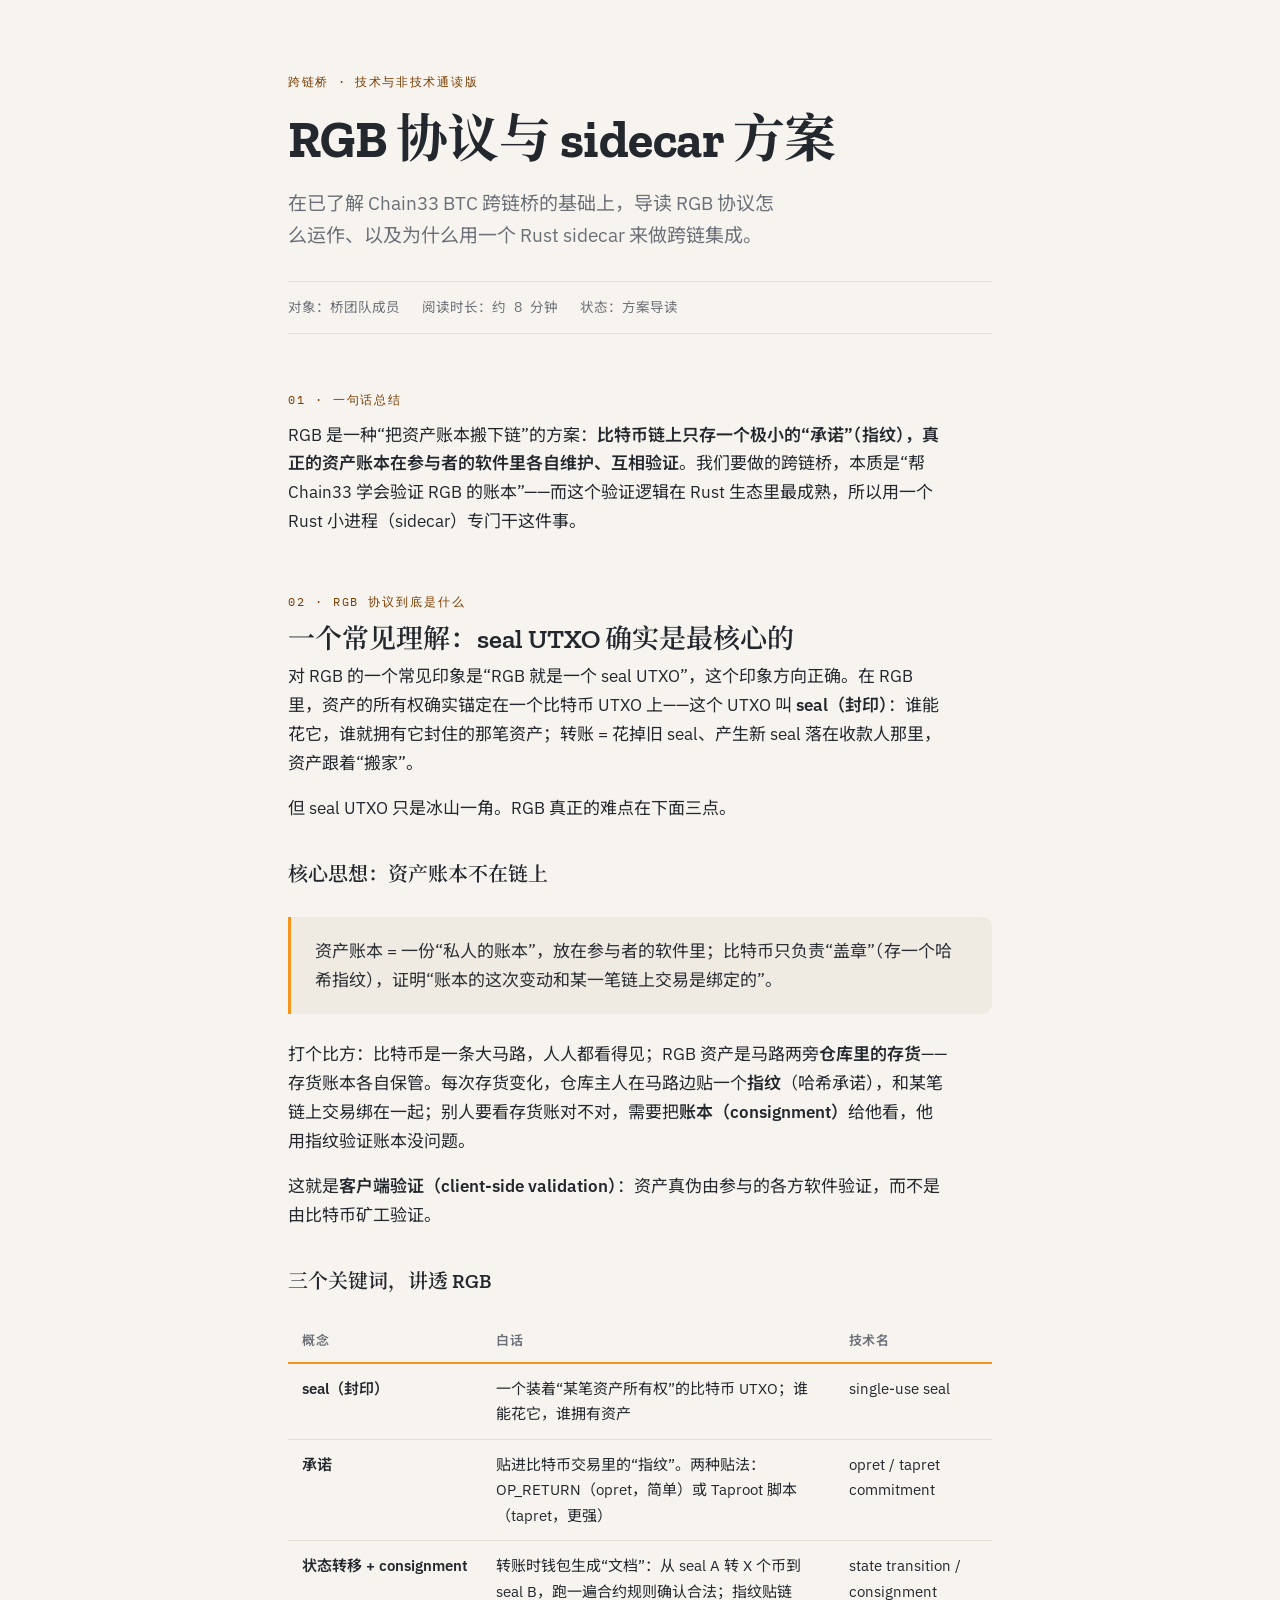
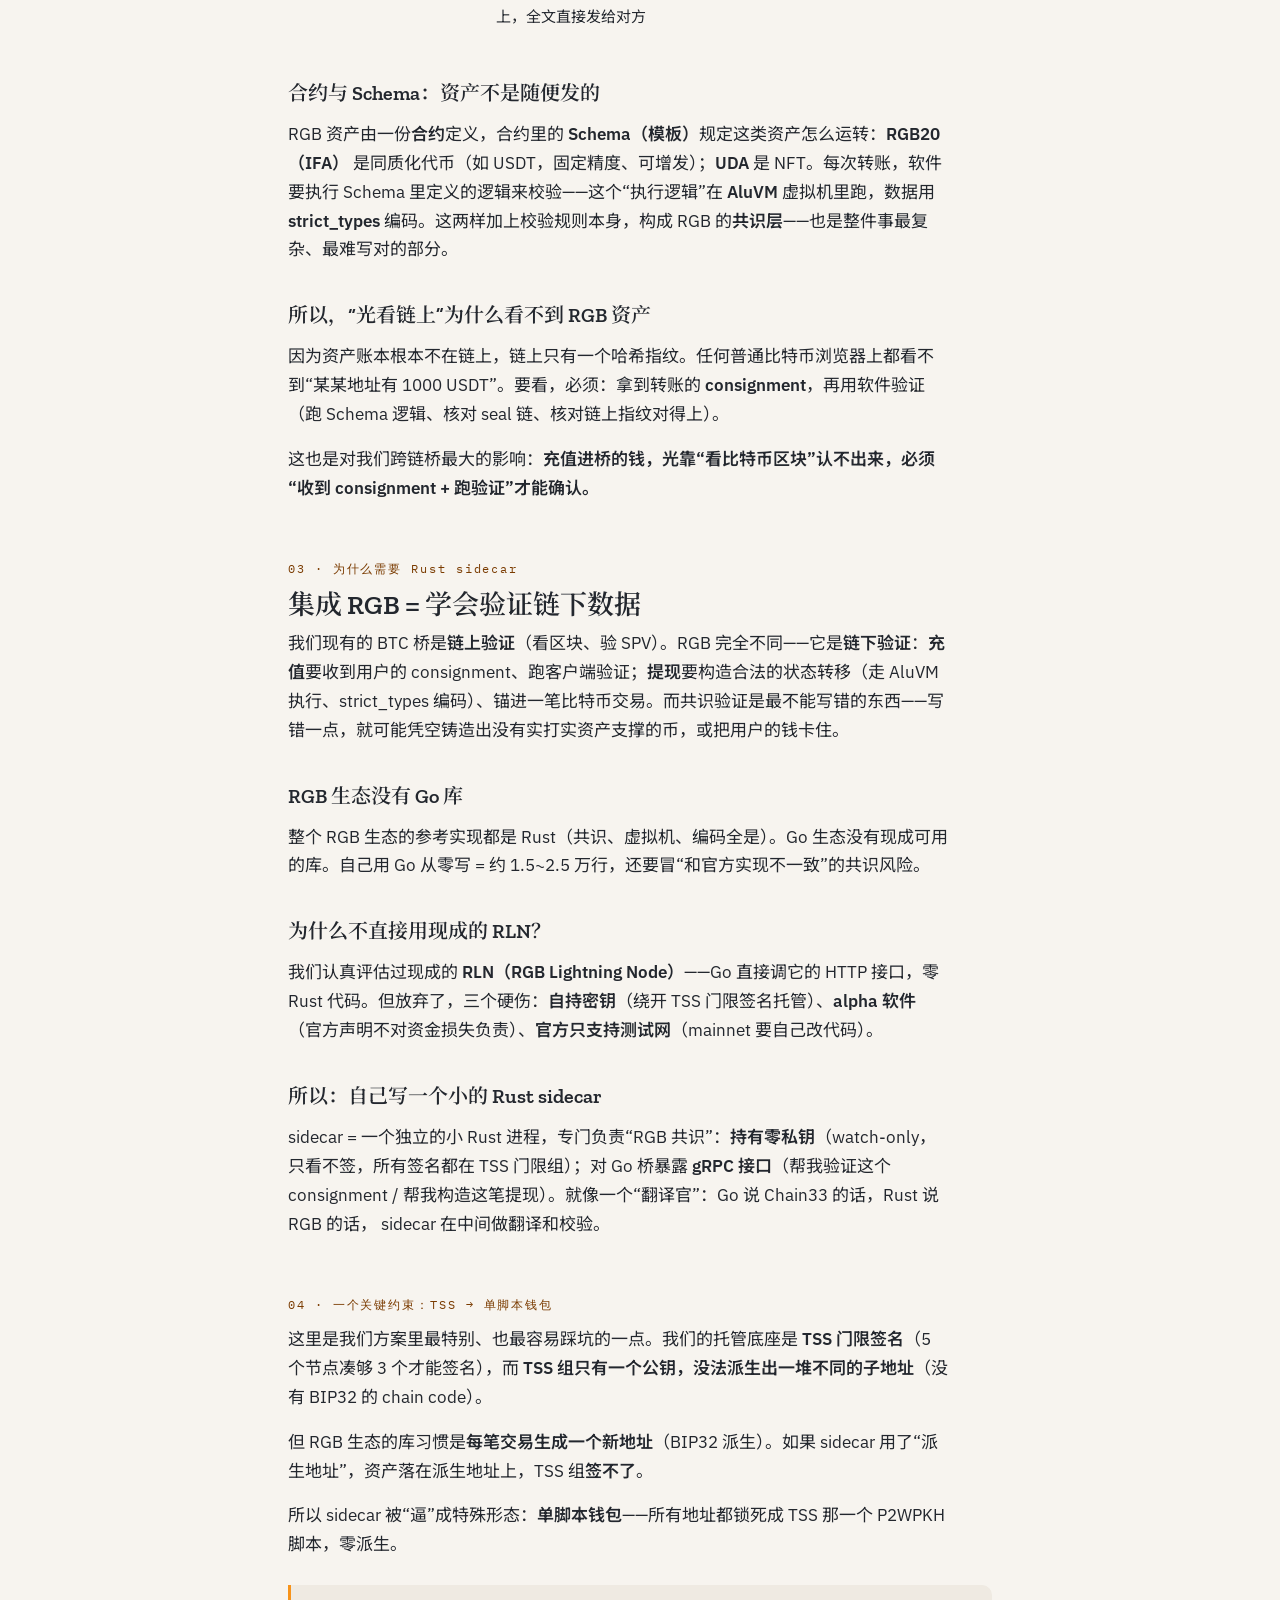
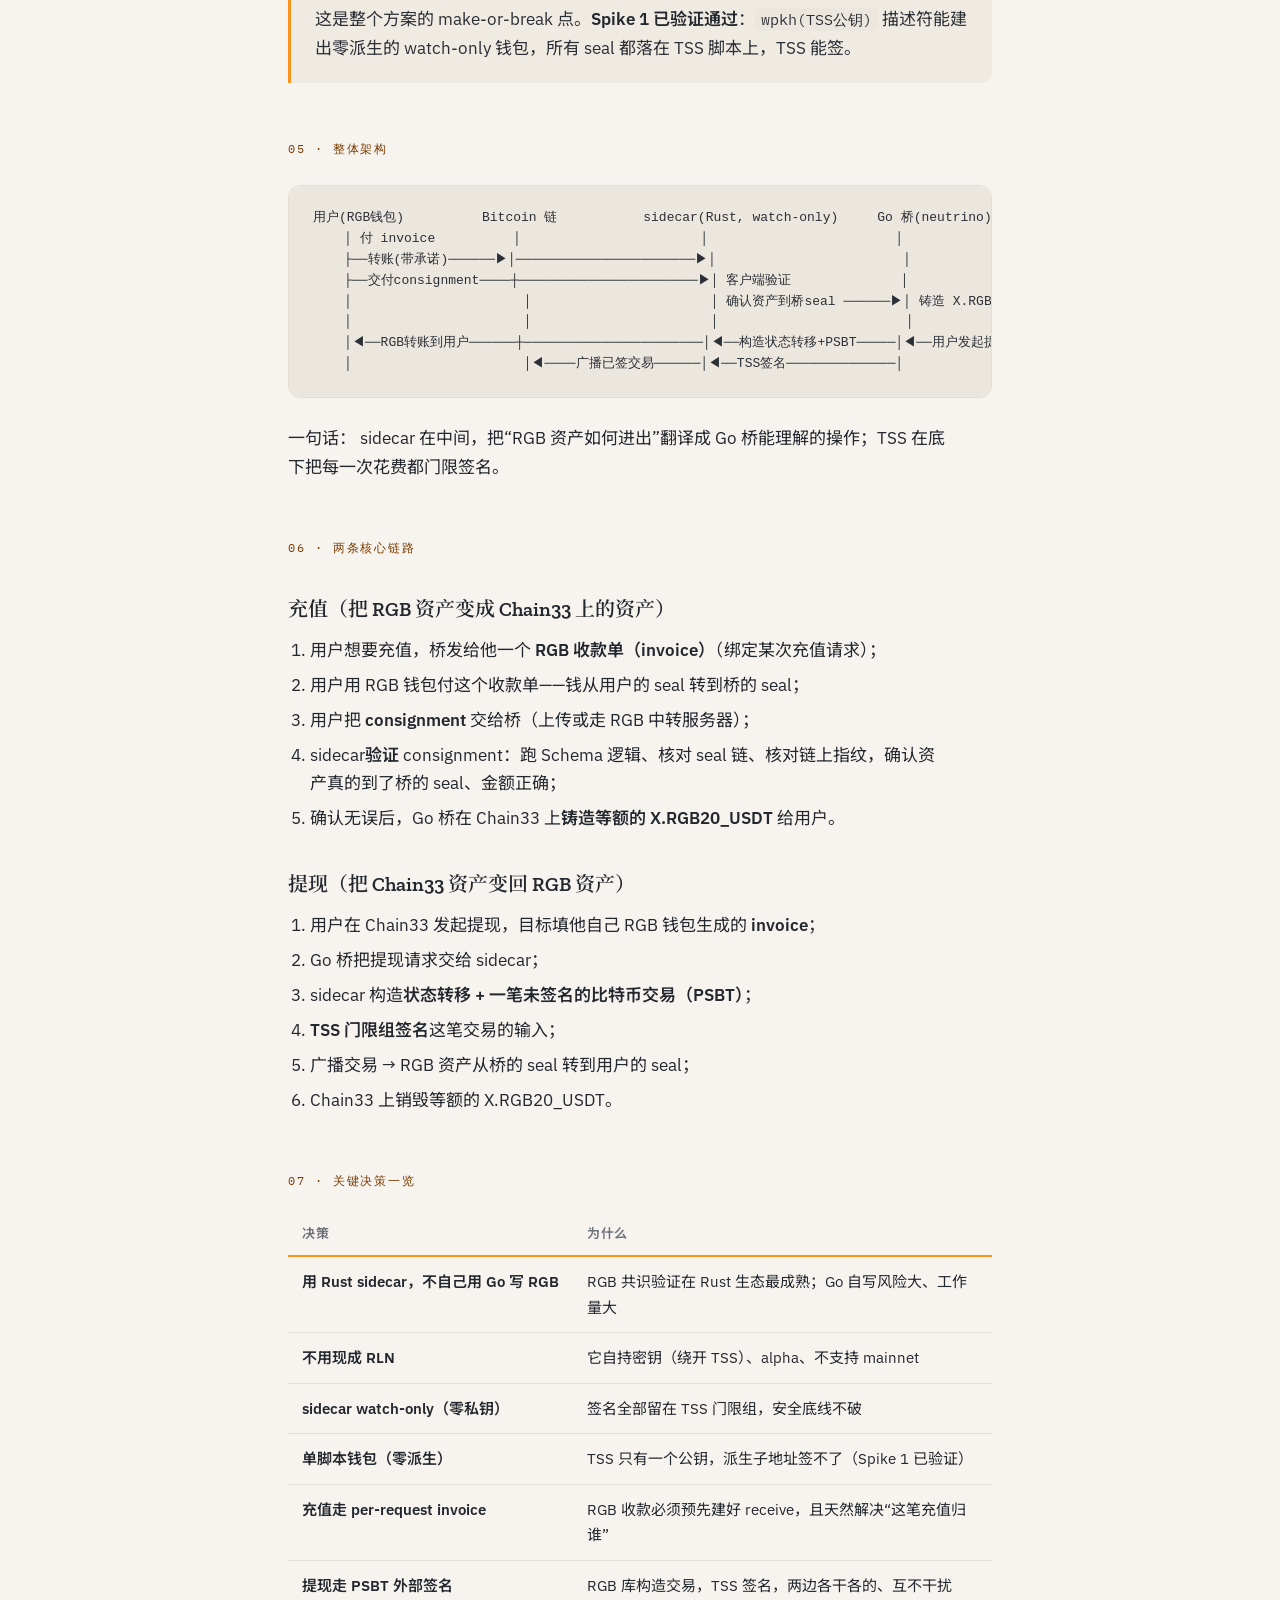
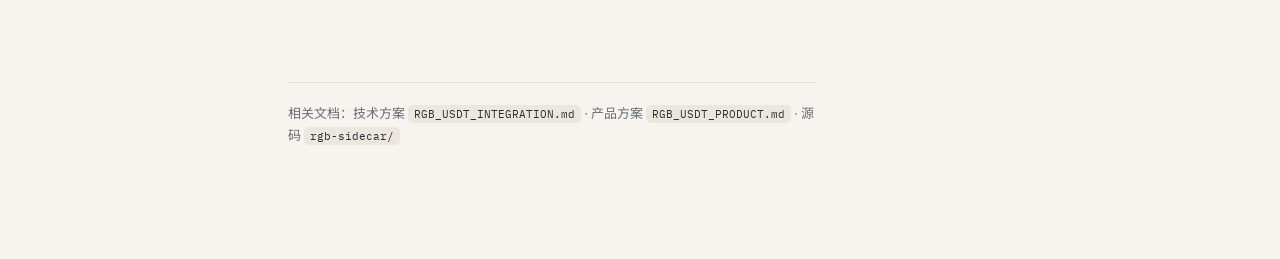
<file: pages/tech/rgb/rgb-sidecar-guide.html>
<!doctype html>
<html lang="zh-CN">
<head>
<meta charset="utf-8">
<meta name="viewport" content="width=device-width, initial-scale=1">
<title>RGB sidecar 导读</title>
<meta name="description" content="RGB 协议原理与 Rust sidecar 方案：技术与非技术都能看懂的跨链桥说明">
<link rel="stylesheet" href="https://fonts.googleapis.com/css2?family=Zilla+Slab:wght@500;600;700&family=IBM+Plex+Sans:wght@400;500;600&family=IBM+Plex+Mono:wght@400;500&family=Noto+Sans+SC:wght@400;500;700&family=Noto+Serif+SC:wght@600;700&display=swap">
<style>
  :root {
    --bg: #F7F4EF;
    --ink: #23272E;
    --muted: #6B7078;
    --line: #E3DED4;
    --accent: #F7931A;
    --accent-ink: #7A3B00;
    --card: #EFEAE2;
    --card-ink: #2B2F36;
    --mono-bg: #ECE7DE;
    --mono-ink: #2B2F36;
  }
  @media (prefers-color-scheme: dark) {
    :root:not([data-theme="light"]) {
      --bg: #16191E;
      --ink: #E7E4DE;
      --muted: #9AA0A8;
      --line: #2A2F37;
      --accent: #F7A93B;
      --accent-ink: #FFC36B;
      --card: #1D2127;
      --card-ink: #EDEAE4;
      --mono-bg: #1B1F25;
      --mono-ink: #E7E4DE;
    }
  }
  :root[data-theme="dark"] {
    --bg: #16191E;
    --ink: #E7E4DE;
    --muted: #9AA0A8;
    --line: #2A2F37;
    --accent: #F7A93B;
    --accent-ink: #FFC36B;
    --card: #1D2127;
    --card-ink: #EDEAE4;
    --mono-bg: #1B1F25;
    --mono-ink: #E7E4DE;
  }
  * { box-sizing: border-box; }
  body {
    margin: 0;
    background: var(--bg);
    color: var(--ink);
    font-family: 'IBM Plex Sans', 'Noto Sans SC', sans-serif;
    font-size: 17px;
    line-height: 1.7;
    -webkit-font-smoothing: antialiased;
  }
  .wrap {
    max-width: 760px;
    margin: 0 auto;
    padding: 72px 28px 96px;
  }
  /* header */
  .eyebrow {
    font-family: 'IBM Plex Mono', monospace;
    font-size: 12px;
    letter-spacing: .14em;
    text-transform: uppercase;
    color: var(--accent-ink);
    margin: 0 0 18px;
  }
  h1 {
    font-family: 'Zilla Slab', 'Noto Serif SC', serif;
    font-weight: 700;
    font-size: clamp(34px, 6vw, 52px);
    line-height: 1.12;
    margin: 0 0 18px;
    text-wrap: balance;
    letter-spacing: -.01em;
  }
  .lede {
    font-size: 19px;
    color: var(--muted);
    margin: 0 0 30px;
    max-width: 60ch;
    text-wrap: balance;
  }
  .meta {
    display: flex;
    gap: 22px;
    flex-wrap: wrap;
    padding: 14px 0;
    border-top: 1px solid var(--line);
    border-bottom: 1px solid var(--line);
    margin-bottom: 56px;
    font-size: 13.5px;
    color: var(--muted);
    font-family: 'IBM Plex Mono', 'Noto Sans SC', monospace;
  }
  /* sections */
  section { margin: 56px 0; }
  h2 {
    font-family: 'Zilla Slab', 'Noto Serif SC', serif;
    font-weight: 600;
    font-size: 27px;
    line-height: 1.25;
    margin: 0 0 6px;
    text-wrap: balance;
  }
  .secnum {
    display: block;
    font-family: 'IBM Plex Mono', monospace;
    font-size: 12px;
    letter-spacing: .16em;
    color: var(--accent-ink);
    margin-bottom: 10px;
  }
  h3 {
    font-family: 'Zilla Slab', 'Noto Serif SC', serif;
    font-weight: 600;
    font-size: 20px;
    margin: 34px 0 10px;
    text-wrap: balance;
  }
  p { margin: 0 0 16px; max-width: 66ch; }
  strong { color: var(--ink); font-weight: 600; }
  em { color: var(--accent-ink); font-style: normal; font-weight: 500; }
  /* blockquote as the "核心思想" pull */
  blockquote {
    margin: 26px 0;
    padding: 20px 24px;
    background: var(--card);
    color: var(--card-ink);
    border-left: 3px solid var(--accent);
    border-radius: 0 10px 10px 0;
    font-size: 17px;
  }
  blockquote p { margin: 0 0 8px; }
  blockquote p:last-child { margin: 0; }
  /* tables */
  .table-scroll { overflow-x: auto; margin: 22px 0; }
  table {
    width: 100%;
    border-collapse: collapse;
    font-size: 15px;
    min-width: 540px;
  }
  thead th {
    text-align: left;
    font-family: 'IBM Plex Sans', 'Noto Sans SC', sans-serif;
    font-weight: 600;
    font-size: 13px;
    letter-spacing: .04em;
    text-transform: uppercase;
    color: var(--muted);
    padding: 10px 14px;
    border-bottom: 2px solid var(--accent);
    white-space: nowrap;
  }
  tbody td {
    padding: 12px 14px;
    border-bottom: 1px solid var(--line);
    vertical-align: top;
  }
  tbody tr:last-child td { border-bottom: none; }
  tbody td:first-child { font-weight: 600; white-space: nowrap; }
  /* mono diagram */
  .diagram {
    margin: 26px 0;
    background: var(--mono-bg);
    color: var(--mono-ink);
    border: 1px solid var(--line);
    border-radius: 12px;
    padding: 22px 24px;
    overflow-x: auto;
    font-family: 'IBM Plex Mono', 'Noto Sans SC', monospace;
    font-size: 13px;
    line-height: 1.6;
  }
  pre { margin: 0; }
  code {
    font-family: 'IBM Plex Mono', monospace;
    font-size: .86em;
    background: var(--mono-bg);
    color: var(--mono-ink);
    padding: 2px 6px;
    border-radius: 5px;
  }
  ul, ol { padding-left: 22px; margin: 0 0 16px; max-width: 66ch; }
  li { margin: 6px 0; }
  /* footer */
  .foot {
    margin-top: 72px;
    padding-top: 20px;
    border-top: 1px solid var(--line);
    font-size: 13px;
    color: var(--muted);
  }
  :focus-visible { outline: 2px solid var(--accent); outline-offset: 2px; }
  @media (prefers-reduced-motion: reduce) { * { transition: none !important; } }
</style>
</head>
<body>
<div class="wrap">

  <p class="eyebrow">跨链桥 · 技术与非技术通读版</p>
  <h1>RGB 协议与 sidecar 方案</h1>
  <p class="lede">在已了解 Chain33 BTC 跨链桥的基础上，导读 RGB 协议怎么运作、以及为什么用一个 Rust sidecar 来做跨链集成。</p>
  <div class="meta">
    <span>对象：桥团队成员</span>
    <span>阅读时长：约 8 分钟</span>
    <span>状态：方案导读</span>
  </div>

  <section>
    <span class="secnum">01 · 一句话总结</span>
    <p>RGB 是一种“把资产账本搬下链”的方案：<strong>比特币链上只存一个极小的“承诺”（指纹），真正的资产账本在参与者的软件里各自维护、互相验证</strong>。我们要做的跨链桥，本质是“帮 Chain33 学会验证 RGB 的账本”——而这个验证逻辑在 Rust 生态里最成熟，所以用一个 Rust 小进程（sidecar）专门干这件事。</p>
  </section>

  <section>
    <span class="secnum">02 · RGB 协议到底是什么</span>
    <h2>一个常见理解：seal UTXO 确实是最核心的</h2>
    <p>对 RGB 的一个常见印象是“RGB 就是一个 seal UTXO”，这个印象方向正确。在 RGB 里，资产的所有权确实锚定在一个比特币 UTXO 上——这个 UTXO 叫 <strong>seal（封印）</strong>：谁能花它，谁就拥有它封住的那笔资产；转账 = 花掉旧 seal、产生新 seal 落在收款人那里，资产跟着“搬家”。</p>
    <p>但 seal UTXO 只是冰山一角。RGB 真正的难点在下面三点。</p>

    <h3>核心思想：资产账本不在链上</h3>
    <blockquote>
      <p>资产账本 = 一份“私人的账本”，放在参与者的软件里；比特币只负责“盖章”（存一个哈希指纹），证明“账本的这次变动和某一笔链上交易是绑定的”。</p>
    </blockquote>
    <p>打个比方：比特币是一条大马路，人人都看得见；RGB 资产是马路两旁<strong>仓库里的存货</strong>——存货账本各自保管。每次存货变化，仓库主人在马路边贴一个<strong>指纹</strong>（哈希承诺），和某笔链上交易绑在一起；别人要看存货账对不对，需要把<strong>账本（consignment）</strong>给他看，他用指纹验证账本没问题。</p>
    <p>这就是<strong>客户端验证（client-side validation）</strong>：资产真伪由参与的各方软件验证，而不是由比特币矿工验证。</p>

    <h3>三个关键词，讲透 RGB</h3>
    <div class="table-scroll">
    <table>
      <thead><tr><th>概念</th><th>白话</th><th>技术名</th></tr></thead>
      <tbody>
        <tr><td>seal（封印）</td><td>一个装着“某笔资产所有权”的比特币 UTXO；谁能花它，谁拥有资产</td><td>single-use seal</td></tr>
        <tr><td>承诺</td><td>贴进比特币交易里的“指纹”。两种贴法：OP_RETURN（opret，简单）或 Taproot 脚本（tapret，更强）</td><td>opret / tapret commitment</td></tr>
        <tr><td>状态转移 + consignment</td><td>转账时钱包生成“文档”：从 seal A 转 X 个币到 seal B，跑一遍合约规则确认合法；指纹贴链上，全文直接发给对方</td><td>state transition / consignment</td></tr>
      </tbody>
    </table>
    </div>

    <h3>合约与 Schema：资产不是随便发的</h3>
    <p>RGB 资产由一份<strong>合约</strong>定义，合约里的 <strong>Schema（模板）</strong>规定这类资产怎么运转：<strong>RGB20（IFA）</strong> 是同质化代币（如 USDT，固定精度、可增发）；<strong>UDA</strong> 是 NFT。每次转账，软件要执行 Schema 里定义的逻辑来校验——这个“执行逻辑”在 <strong>AluVM</strong> 虚拟机里跑，数据用 <strong>strict_types</strong> 编码。这两样加上校验规则本身，构成 RGB 的<strong>共识层</strong>——也是整件事最复杂、最难写对的部分。</p>

    <h3>所以，“光看链上”为什么看不到 RGB 资产</h3>
    <p>因为资产账本根本不在链上，链上只有一个哈希指纹。任何普通比特币浏览器上都看不到“某某地址有 1000 USDT”。要看，必须：拿到转账的 <strong>consignment</strong>，再用软件验证（跑 Schema 逻辑、核对 seal 链、核对链上指纹对得上）。</p>
    <p>这也是对我们跨链桥最大的影响：<strong>充值进桥的钱，光靠“看比特币区块”认不出来，必须“收到 consignment + 跑验证”才能确认。</strong></p>
  </section>

  <section>
    <span class="secnum">03 · 为什么需要 Rust sidecar</span>
    <h2>集成 RGB = 学会验证链下数据</h2>
    <p>我们现有的 BTC 桥是<strong>链上验证</strong>（看区块、验 SPV）。RGB 完全不同——它是<strong>链下验证</strong>：<strong>充值</strong>要收到用户的 consignment、跑客户端验证；<strong>提现</strong>要构造合法的状态转移（走 AluVM 执行、strict_types 编码）、锚进一笔比特币交易。而共识验证是最不能写错的东西——写错一点，就可能凭空铸造出没有实打实资产支撑的币，或把用户的钱卡住。</p>

    <h3>RGB 生态没有 Go 库</h3>
    <p>整个 RGB 生态的参考实现都是 Rust（共识、虚拟机、编码全是）。Go 生态没有现成可用的库。自己用 Go 从零写 = 约 1.5~2.5 万行，还要冒“和官方实现不一致”的共识风险。</p>

    <h3>为什么不直接用现成的 RLN？</h3>
    <p>我们认真评估过现成的 <strong>RLN（RGB Lightning Node）</strong>——Go 直接调它的 HTTP 接口，零 Rust 代码。但放弃了，三个硬伤：<strong>自持密钥</strong>（绕开 TSS 门限签名托管）、<strong>alpha 软件</strong>（官方声明不对资金损失负责）、<strong>官方只支持测试网</strong>（mainnet 要自己改代码）。</p>

    <h3>所以：自己写一个小的 Rust sidecar</h3>
    <p>sidecar = 一个独立的小 Rust 进程，专门负责“RGB 共识”：<strong>持有零私钥</strong>（watch-only，只看不签，所有签名都在 TSS 门限组）；对 Go 桥暴露 <strong>gRPC 接口</strong>（帮我验证这个 consignment / 帮我构造这笔提现）。就像一个“翻译官”：Go 说 Chain33 的话，Rust 说 RGB 的话， sidecar 在中间做翻译和校验。</p>
  </section>

  <section>
    <span class="secnum">04 · 一个关键约束：TSS → 单脚本钱包</span>
    <p>这里是我们方案里最特别、也最容易踩坑的一点。我们的托管底座是 <strong>TSS 门限签名</strong>（5 个节点凑够 3 个才能签名），而 <strong>TSS 组只有一个公钥，没法派生出一堆不同的子地址</strong>（没有 BIP32 的 chain code）。</p>
    <p>但 RGB 生态的库习惯是<strong>每笔交易生成一个新地址</strong>（BIP32 派生）。如果 sidecar 用了“派生地址”，资产落在派生地址上，TSS 组<strong>签不了</strong>。</p>
    <p>所以 sidecar 被“逼”成特殊形态：<strong>单脚本钱包</strong>——所有地址都锁死成 TSS 那一个 P2WPKH 脚本，零派生。</p>
    <blockquote><p>这是整个方案的 make-or-break 点。<strong>Spike 1 已验证通过</strong>：<code>wpkh(TSS公钥)</code> 描述符能建出零派生的 watch-only 钱包，所有 seal 都落在 TSS 脚本上，TSS 能签。</p></blockquote>
  </section>

  <section>
    <span class="secnum">05 · 整体架构</span>
    <div class="diagram"><pre>
用户(RGB钱包)          Bitcoin 链           sidecar(Rust, watch-only)     Go 桥(neutrino)        Chain33
    │ 付 invoice          │                       │                        │                    │
    ├──转账(带承诺)──────▶│───────────────────────▶│                        │                    │
    ├──交付consignment────┼───────────────────────▶│ 客户端验证              │                    │
    │                      │                       │ 确认资产到桥seal ──────▶│ 铸造 X.RGB20_USDT ─▶│
    │                      │                       │                        │                    │
    │◀──RGB转账到用户──────┼───────────────────────│◀──构造状态转移+PSBT─────│◀──用户发起提现─────│
    │                      │◀────广播已签交易──────│◀──TSS签名──────────────│                    │
</pre></div>
    <p>一句话： sidecar 在中间，把“RGB 资产如何进出”翻译成 Go 桥能理解的操作；TSS 在底下把每一次花费都门限签名。</p>
  </section>

  <section>
    <span class="secnum">06 · 两条核心链路</span>
    <h3>充值（把 RGB 资产变成 Chain33 上的资产）</h3>
    <ol>
      <li>用户想要充值，桥发给他一个 <strong>RGB 收款单（invoice）</strong>（绑定某次充值请求）；</li>
      <li>用户用 RGB 钱包付这个收款单——钱从用户的 seal 转到桥的 seal；</li>
      <li>用户把 <strong>consignment</strong> 交给桥（上传或走 RGB 中转服务器）；</li>
      <li>sidecar<strong>验证</strong> consignment：跑 Schema 逻辑、核对 seal 链、核对链上指纹，确认资产真的到了桥的 seal、金额正确；</li>
      <li>确认无误后，Go 桥在 Chain33 上<strong>铸造等额的 X.RGB20_USDT</strong> 给用户。</li>
    </ol>
    <h3>提现（把 Chain33 资产变回 RGB 资产）</h3>
    <ol>
      <li>用户在 Chain33 发起提现，目标填他自己 RGB 钱包生成的 <strong>invoice</strong>；</li>
      <li>Go 桥把提现请求交给 sidecar；</li>
      <li>sidecar 构造<strong>状态转移 + 一笔未签名的比特币交易（PSBT）</strong>；</li>
      <li><strong>TSS 门限组签名</strong>这笔交易的输入；</li>
      <li>广播交易 → RGB 资产从桥的 seal 转到用户的 seal；</li>
      <li>Chain33 上销毁等额的 X.RGB20_USDT。</li>
    </ol>
  </section>

  <section>
    <span class="secnum">07 · 关键决策一览</span>
    <div class="table-scroll">
    <table>
      <thead><tr><th>决策</th><th>为什么</th></tr></thead>
      <tbody>
        <tr><td>用 Rust sidecar，不自己用 Go 写 RGB</td><td>RGB 共识验证在 Rust 生态最成熟；Go 自写风险大、工作量大</td></tr>
        <tr><td>不用现成 RLN</td><td>它自持密钥（绕开 TSS）、alpha、不支持 mainnet</td></tr>
        <tr><td>sidecar watch-only（零私钥）</td><td>签名全部留在 TSS 门限组，安全底线不破</td></tr>
        <tr><td>单脚本钱包（零派生）</td><td>TSS 只有一个公钥，派生子地址签不了（Spike 1 已验证）</td></tr>
        <tr><td>充值走 per-request invoice</td><td>RGB 收款必须预先建好 receive，且天然解决“这笔充值归谁”</td></tr>
        <tr><td>提现走 PSBT 外部签名</td><td>RGB 库构造交易，TSS 签名，两边各干各的、互不干扰</td></tr>
      </tbody>
    </table>
    </div>
  </section>

  <p class="foot">相关文档：技术方案 <code>RGB_USDT_INTEGRATION.md</code> · 产品方案 <code>RGB_USDT_PRODUCT.md</code> · 源码 <code>rgb-sidecar/</code></p>

</div>
</body>
</html>
</file>
